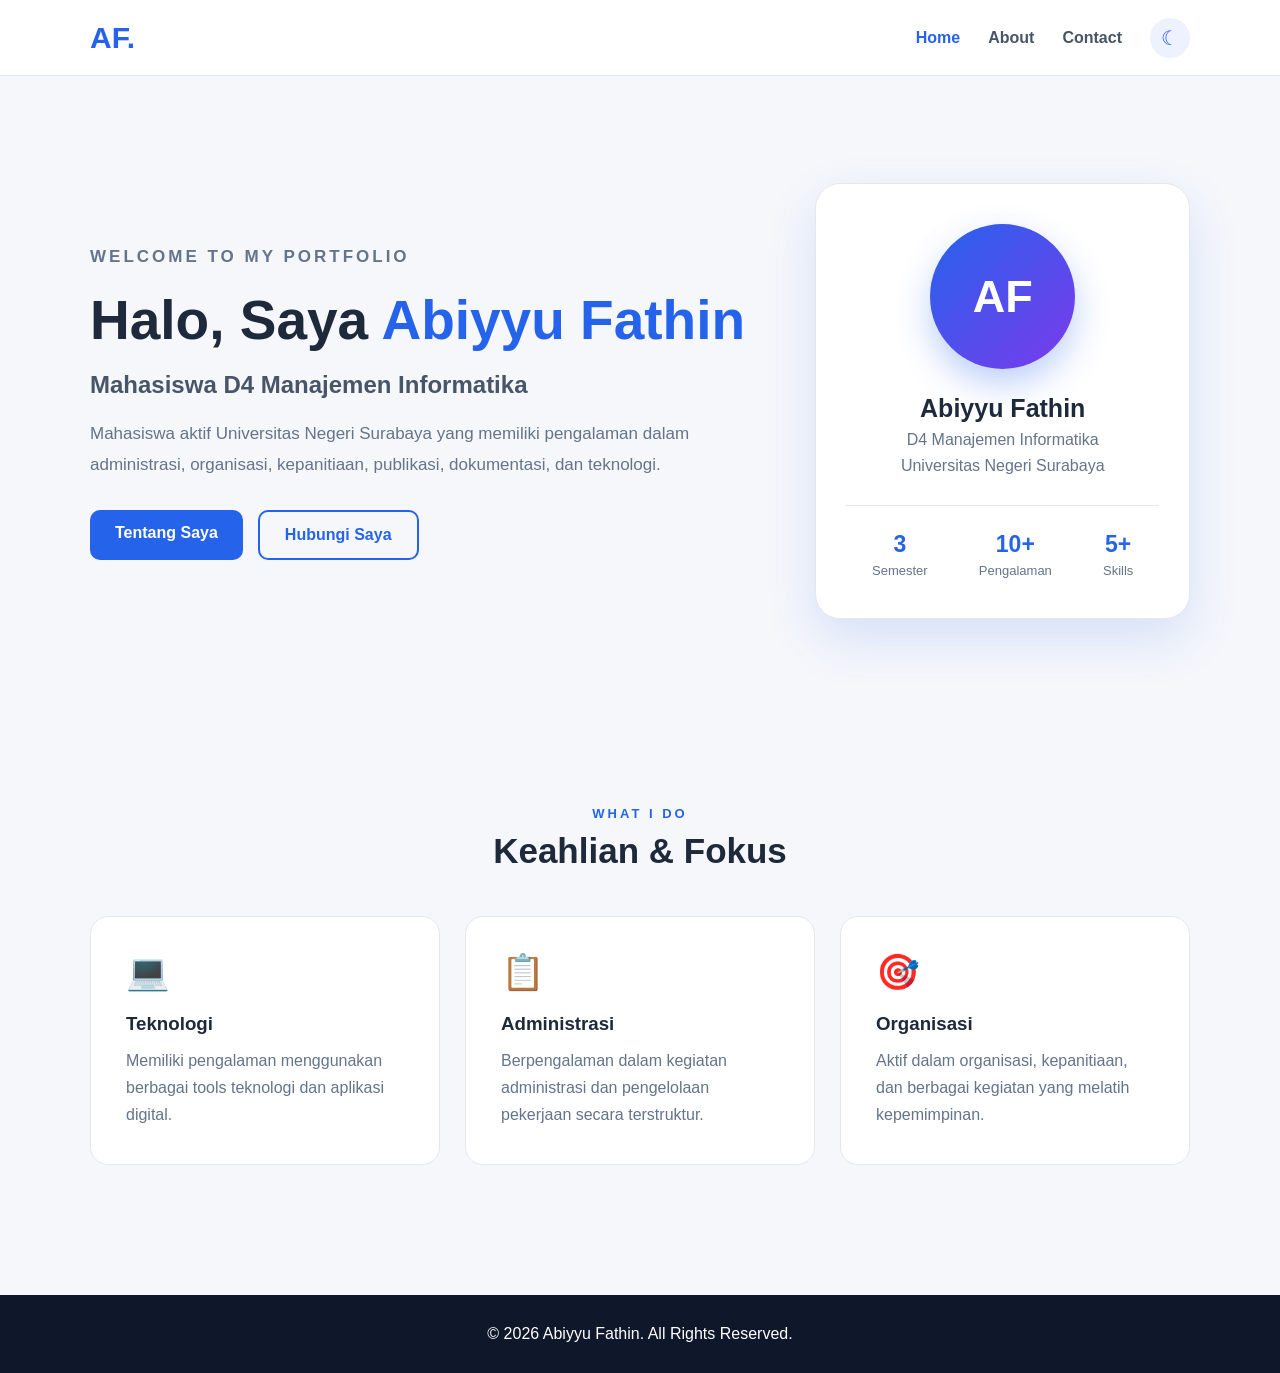
<file: index.html>
<!DOCTYPE html>
<html lang="id">
<head>
    <meta charset="UTF-8">
    <meta name="viewport" content="width=device-width, initial-scale=1.0">
    <title>Abiyyu Fathin | Portfolio</title>
    <link rel="stylesheet" href="style.css">
</head>

<body>

    <header>
        <nav class="navbar">
            <div class="logo">AF.</div>

            <div class="nav-menu">
                <a href="index.html" class="active">Home</a>
                <a href="about.html">About</a>
                <a href="contact.html">Contact</a>
                <button onclick="toggleDarkMode()" class="dark-btn">☾</button>
            </div>
        </nav>
    </header>

    <main>

        <section class="hero">

            <div class="hero-text">
                <p class="small-title">WELCOME TO MY PORTFOLIO</p>

                <h1>
                    Halo, Saya <span>Abiyyu Fathin</span>
                </h1>

                <h2>Mahasiswa D4 Manajemen Informatika</h2>

                <p>
                    Mahasiswa aktif Universitas Negeri Surabaya yang memiliki
                    pengalaman dalam administrasi, organisasi, kepanitiaan,
                    publikasi, dokumentasi, dan teknologi.
                </p>

                <div class="hero-button">
                    <a href="about.html" class="btn-primary">Tentang Saya</a>
                    <a href="contact.html" class="btn-secondary">Hubungi Saya</a>
                </div>
            </div>

            <div class="hero-card">

                <div class="profile-circle">
                    AF
                </div>

                <h3>Abiyyu Fathin</h3>
                <p>D4 Manajemen Informatika</p>
                <p>Universitas Negeri Surabaya</p>

                <div class="mini-info">
                    <div>
                        <strong>3</strong>
                        <span>Semester</span>
                    </div>

                    <div>
                        <strong>10+</strong>
                        <span>Pengalaman</span>
                    </div>

                    <div>
                        <strong>5+</strong>
                        <span>Skills</span>
                    </div>
                </div>

            </div>

        </section>

        <section class="quick-section">

            <div class="section-title">
                <p>WHAT I DO</p>
                <h2>Keahlian & Fokus</h2>
            </div>

            <div class="quick-grid">

                <div class="quick-card">
                    <div class="icon">💻</div>
                    <h3>Teknologi</h3>
                    <p>
                        Memiliki pengalaman menggunakan berbagai tools
                        teknologi dan aplikasi digital.
                    </p>
                </div>

                <div class="quick-card">
                    <div class="icon">📋</div>
                    <h3>Administrasi</h3>
                    <p>
                        Berpengalaman dalam kegiatan administrasi dan
                        pengelolaan pekerjaan secara terstruktur.
                    </p>
                </div>

                <div class="quick-card">
                    <div class="icon">🎯</div>
                    <h3>Organisasi</h3>
                    <p>
                        Aktif dalam organisasi, kepanitiaan, dan berbagai
                        kegiatan yang melatih kepemimpinan.
                    </p>
                </div>

            </div>

        </section>

    </main>

    <footer>
        <p>© 2026 Abiyyu Fathin. All Rights Reserved.</p>
    </footer>

    <script src="script.js"></script>

</body>
</html>
</file>
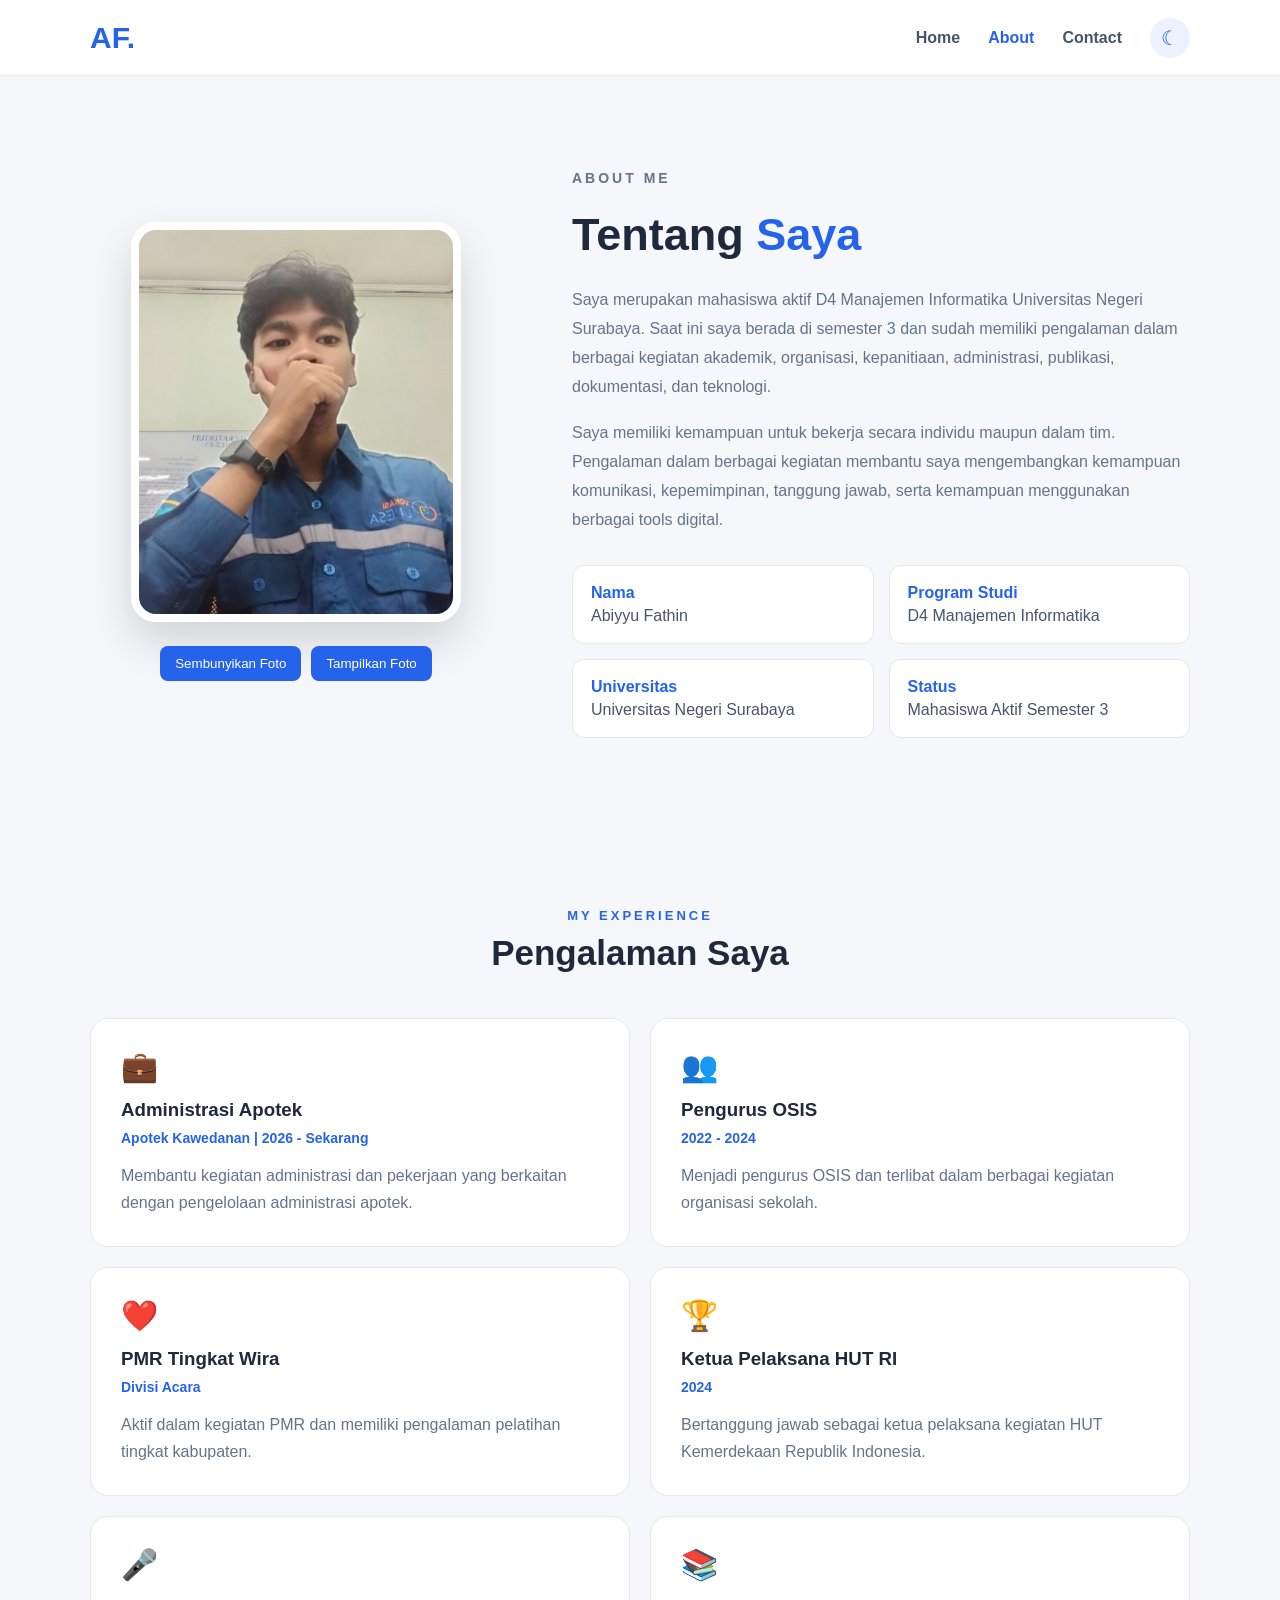
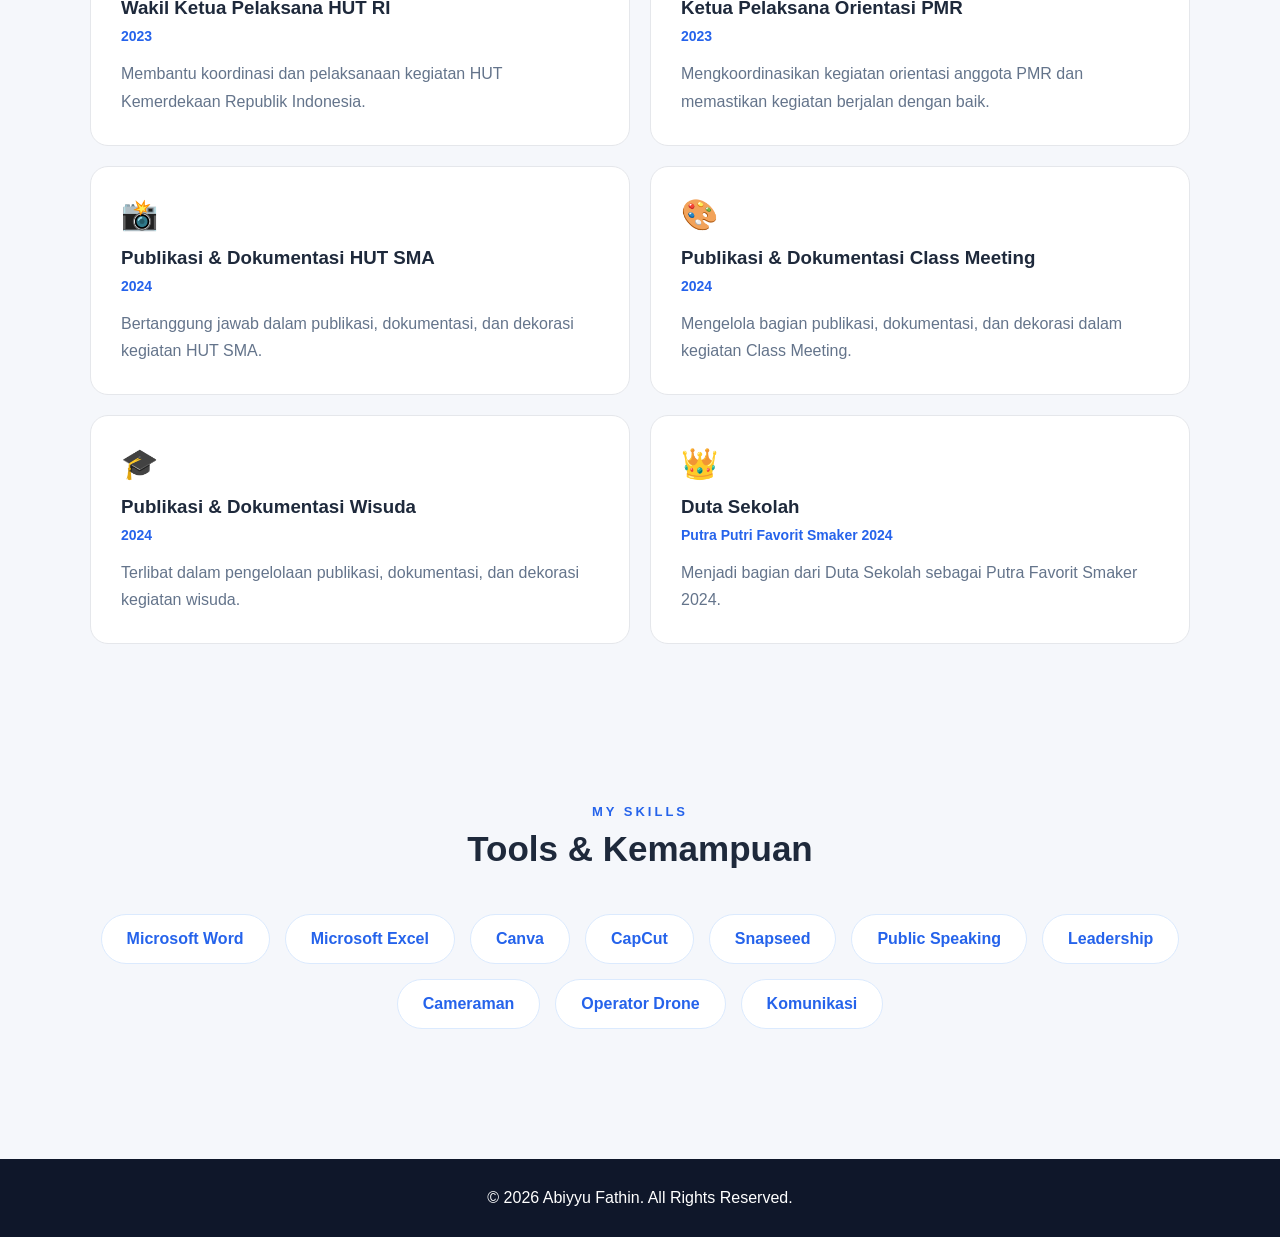
<file: about.html>
<!DOCTYPE html>
<html lang="id">
<head>
    <meta charset="UTF-8">
    <meta name="viewport" content="width=device-width, initial-scale=1.0">
    <title>About | Abiyyu Fathin</title>
    <link rel="stylesheet" href="style.css">
</head>

<body>

    <header>
        <nav class="navbar">
            <div class="logo">AF.</div>

            <div class="nav-menu">
                <a href="index.html">Home</a>
                <a href="about.html" class="active">About</a>
                <a href="contact.html">Contact</a>
                <button onclick="toggleDarkMode()" class="dark-btn">☾</button>
            </div>
        </nav>
    </header>

    <main>

        <section class="about-hero">

            <div class="about-photo">

                <img src="foto-profil.jpg" alt="Foto Abiyyu Fathin" id="fotoSaya">

                <div class="photo-buttons">
                    <button onclick="sembunyikanFoto()">Sembunyikan Foto</button>
                    <button onclick="tampilkanFoto()">Tampilkan Foto</button>
                </div>

            </div>

            <div class="about-text">

                <p class="small-title">ABOUT ME</p>

                <h1>Tentang <span>Saya</span></h1>

                <p>
                    Saya merupakan mahasiswa aktif D4 Manajemen Informatika
                    Universitas Negeri Surabaya. Saat ini saya berada di
                    semester 3 dan sudah memiliki pengalaman dalam berbagai
                    kegiatan akademik, organisasi, kepanitiaan, administrasi,
                    publikasi, dokumentasi, dan teknologi.
                </p>

                <p>
                    Saya memiliki kemampuan untuk bekerja secara individu
                    maupun dalam tim. Pengalaman dalam berbagai kegiatan
                    membantu saya mengembangkan kemampuan komunikasi,
                    kepemimpinan, tanggung jawab, serta kemampuan menggunakan
                    berbagai tools digital.
                </p>

                <div class="about-info">

                    <div>
                        <strong>Nama</strong>
                        <span>Abiyyu Fathin</span>
                    </div>

                    <div>
                        <strong>Program Studi</strong>
                        <span>D4 Manajemen Informatika</span>
                    </div>

                    <div>
                        <strong>Universitas</strong>
                        <span>Universitas Negeri Surabaya</span>
                    </div>

                    <div>
                        <strong>Status</strong>
                        <span>Mahasiswa Aktif Semester 3</span>
                    </div>

                </div>

            </div>

        </section>


        <section class="experience-section">

            <div class="section-title">
                <p>MY EXPERIENCE</p>
                <h2>Pengalaman Saya</h2>
            </div>

            <div class="experience-grid">

                <div class="experience-card">
                    <div class="experience-icon">💼</div>
                    <h3>Administrasi Apotek</h3>
                    <span>Apotek Kawedanan | 2026 - Sekarang</span>
                    <p>
                        Membantu kegiatan administrasi dan pekerjaan yang
                        berkaitan dengan pengelolaan administrasi apotek.
                    </p>
                </div>

                <div class="experience-card">
                    <div class="experience-icon">👥</div>
                    <h3>Pengurus OSIS</h3>
                    <span>2022 - 2024</span>
                    <p>
                        Menjadi pengurus OSIS dan terlibat dalam berbagai
                        kegiatan organisasi sekolah.
                    </p>
                </div>

                <div class="experience-card">
                    <div class="experience-icon">❤️</div>
                    <h3>PMR Tingkat Wira</h3>
                    <span>Divisi Acara</span>
                    <p>
                        Aktif dalam kegiatan PMR dan memiliki pengalaman
                        pelatihan tingkat kabupaten.
                    </p>
                </div>

                <div class="experience-card">
                    <div class="experience-icon">🏆</div>
                    <h3>Ketua Pelaksana HUT RI</h3>
                    <span>2024</span>
                    <p>
                        Bertanggung jawab sebagai ketua pelaksana kegiatan
                        HUT Kemerdekaan Republik Indonesia.
                    </p>
                </div>

                <div class="experience-card">
                    <div class="experience-icon">🎤</div>
                    <h3>Wakil Ketua Pelaksana HUT RI</h3>
                    <span>2023</span>
                    <p>
                        Membantu koordinasi dan pelaksanaan kegiatan HUT
                        Kemerdekaan Republik Indonesia.
                    </p>
                </div>

                <div class="experience-card">
                    <div class="experience-icon">📚</div>
                    <h3>Ketua Pelaksana Orientasi PMR</h3>
                    <span>2023</span>
                    <p>
                        Mengkoordinasikan kegiatan orientasi anggota PMR
                        dan memastikan kegiatan berjalan dengan baik.
                    </p>
                </div>

                <div class="experience-card">
                    <div class="experience-icon">📸</div>
                    <h3>Publikasi & Dokumentasi HUT SMA</h3>
                    <span>2024</span>
                    <p>
                        Bertanggung jawab dalam publikasi, dokumentasi,
                        dan dekorasi kegiatan HUT SMA.
                    </p>
                </div>

                <div class="experience-card">
                    <div class="experience-icon">🎨</div>
                    <h3>Publikasi & Dokumentasi Class Meeting</h3>
                    <span>2024</span>
                    <p>
                        Mengelola bagian publikasi, dokumentasi, dan dekorasi
                        dalam kegiatan Class Meeting.
                    </p>
                </div>

                <div class="experience-card">
                    <div class="experience-icon">🎓</div>
                    <h3>Publikasi & Dokumentasi Wisuda</h3>
                    <span>2024</span>
                    <p>
                        Terlibat dalam pengelolaan publikasi, dokumentasi,
                        dan dekorasi kegiatan wisuda.
                    </p>
                </div>

                <div class="experience-card">
                    <div class="experience-icon">👑</div>
                    <h3>Duta Sekolah</h3>
                    <span>Putra Putri Favorit Smaker 2024</span>
                    <p>
                        Menjadi bagian dari Duta Sekolah sebagai Putra
                        Favorit Smaker 2024.
                    </p>
                </div>

            </div>

        </section>


        <section class="skills-section">

            <div class="section-title">
                <p>MY SKILLS</p>
                <h2>Tools & Kemampuan</h2>
            </div>

            <div class="skills-container">

                <div class="skill-box">
                    <span>Microsoft Word</span>
                </div>

                <div class="skill-box">
                    <span>Microsoft Excel</span>
                </div>

                <div class="skill-box">
                    <span>Canva</span>
                </div>

                <div class="skill-box">
                    <span>CapCut</span>
                </div>

                <div class="skill-box">
                    <span>Snapseed</span>
                </div>

                <div class="skill-box">
                    <span>Public Speaking</span>
                </div>

                <div class="skill-box">
                    <span>Leadership</span>
                </div>

                <div class="skill-box">
                    <span>Cameraman</span>
                </div>

                <div class="skill-box">
                    <span>Operator Drone</span>
                </div>

                <div class="skill-box">
                    <span>Komunikasi</span>
                </div>

            </div>

        </section>

    </main>

    <footer>
        <p>© 2026 Abiyyu Fathin. All Rights Reserved.</p>
    </footer>

    <script src="script.js"></script>

</body>
</html>
</file>
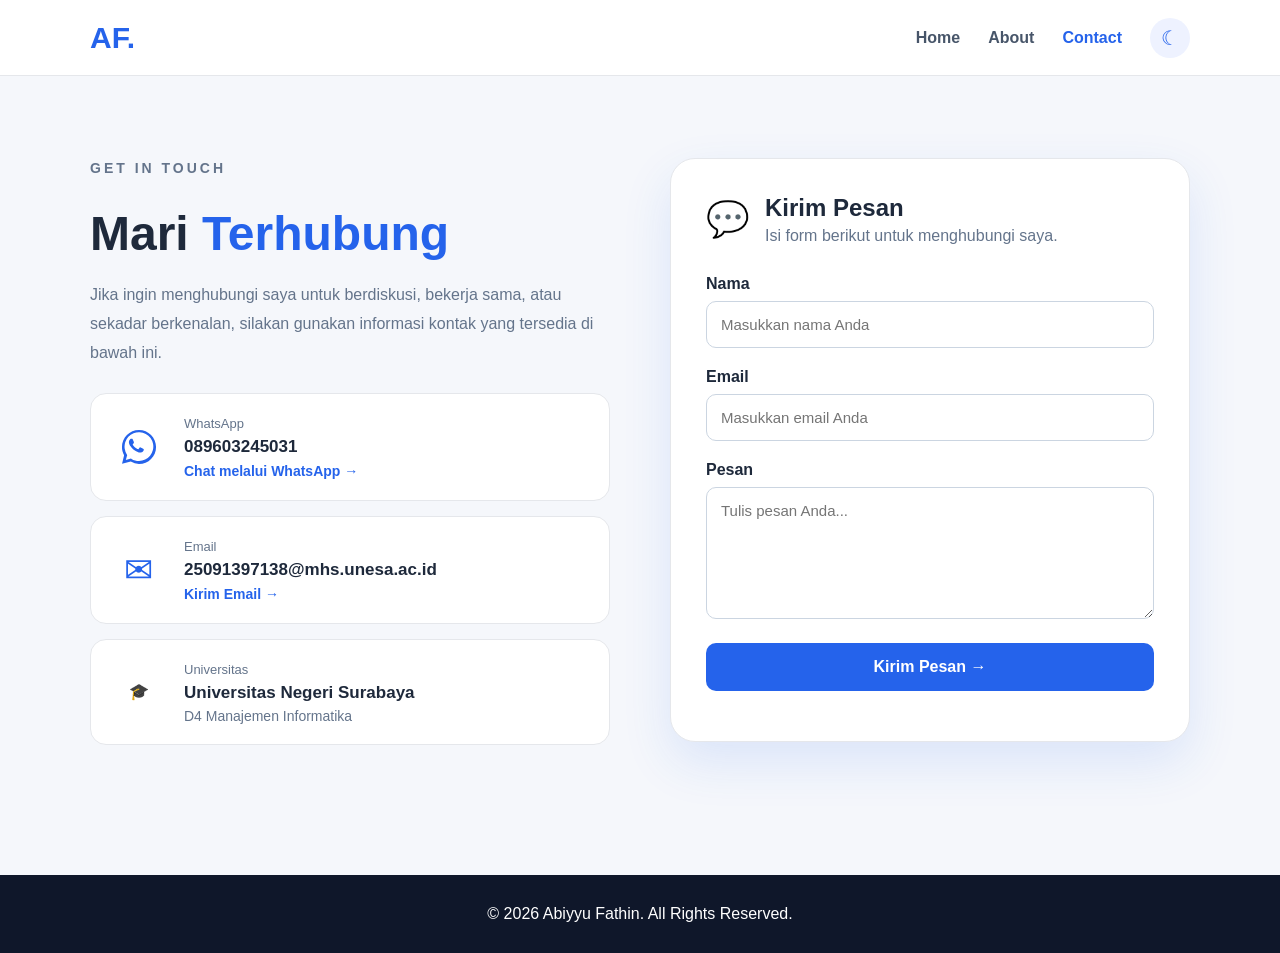
<file: contact.html>
<!DOCTYPE html>
<html lang="id">
<head>
    <meta charset="UTF-8">
    <meta name="viewport" content="width=device-width, initial-scale=1.0">
    <title>Contact | Abiyyu Fathin</title>
    <link rel="stylesheet" href="style.css">
</head>

<body>

    <header>
        <nav class="navbar">
            <div class="logo">AF.</div>

            <div class="nav-menu">
                <a href="index.html">Home</a>
                <a href="about.html">About</a>
                <a href="contact.html" class="active">Contact</a>
                <button onclick="toggleDarkMode()" class="dark-btn">☾</button>
            </div>
        </nav>
    </header>

    <main>

        <section class="contact-section">

            <div class="contact-intro">

                <p class="small-title">GET IN TOUCH</p>

                <h1>Mari <span>Terhubung</span></h1>

                <p>
                    Jika ingin menghubungi saya untuk berdiskusi, bekerja sama,
                    atau sekadar berkenalan, silakan gunakan informasi kontak
                    yang tersedia di bawah ini.
                </p>

                <div class="contact-card">

                    <div class="contact-icon">
                        <svg viewBox="0 0 32 32" xmlns="http://www.w3.org/2000/svg">
                            <path d="M19.11 17.19c-.28-.14-1.65-.81-1.91-.9-.26-.1-.45-.14-.64.14-.19.28-.73.9-.9 1.09-.16.19-.33.21-.61.07-.28-.14-1.17-.43-2.23-1.38-.82-.73-1.38-1.63-1.54-1.91-.16-.28-.02-.43.12-.57.13-.13.28-.33.42-.49.14-.16.19-.28.28-.47.09-.19.05-.35-.02-.49-.07-.14-.64-1.54-.87-2.11-.23-.55-.46-.48-.64-.49h-.54c-.19 0-.49.07-.75.35-.26.28-.98.96-.98 2.35s1 2.73 1.14 2.92c.14.19 1.97 3.01 4.77 4.22.67.29 1.19.46 1.59.59.67.21 1.28.18 1.76.11.54-.08 1.65-.67 1.88-1.32.23-.65.23-1.2.16-1.32-.07-.12-.26-.19-.54-.33z"/>
                            <path d="M16.01 3C8.83 3 3 8.83 3 16c0 2.29.6 4.44 1.66 6.3L3.08 28.8l6.67-1.75A12.93 12.93 0 0 0 16.01 29C23.18 29 29 23.17 29 16S23.18 3 16.01 3zm0 23.65c-2.01 0-3.97-.54-5.69-1.56l-.41-.24-3.96 1.04 1.06-3.86-.27-.4A10.96 10.96 0 1 1 16.01 26.65z"/>
                        </svg>
                    </div>

                    <div>
                        <span>WhatsApp</span>
                        <h3>089603245031</h3>
                        <a href="https://wa.me/6289603245031" target="_blank">
                            Chat melalui WhatsApp →
                        </a>
                    </div>

                </div>


                <div class="contact-card">

                    <div class="contact-icon email-icon">
                        ✉
                    </div>

                    <div>
                        <span>Email</span>
                        <h3>25091397138@mhs.unesa.ac.id</h3>
                        <a href="mailto:25091397138@mhs.unesa.ac.id">
                            Kirim Email →
                        </a>
                    </div>

                </div>


                <div class="contact-card">

                    <div class="contact-icon">
                        🎓
                    </div>

                    <div>
                        <span>Universitas</span>
                        <h3>Universitas Negeri Surabaya</h3>
                        <p>D4 Manajemen Informatika</p>
                    </div>

                </div>

            </div>


            <div class="contact-form-box">

                <div class="form-header">
                    <span>💬</span>
                    <div>
                        <h2>Kirim Pesan</h2>
                        <p>Isi form berikut untuk menghubungi saya.</p>
                    </div>
                </div>

                <form onsubmit="kirimPesan(event)">

                    <div class="input-group">
                        <label>Nama</label>
                        <input type="text" id="nama" placeholder="Masukkan nama Anda">
                    </div>

                    <div class="input-group">
                        <label>Email</label>
                        <input type="email" id="email" placeholder="Masukkan email Anda">
                    </div>

                    <div class="input-group">
                        <label>Pesan</label>
                        <textarea id="pesan" rows="6" placeholder="Tulis pesan Anda..."></textarea>
                    </div>

                    <button type="submit" class="send-btn">
                        Kirim Pesan →
                    </button>

                    <p id="hasilPesan"></p>

                </form>

            </div>

        </section>

    </main>

    <footer>
        <p>© 2026 Abiyyu Fathin. All Rights Reserved.</p>
    </footer>

    <script src="script.js"></script>

</body>
</html>
</file>
<file: style.css>
* {
    margin: 0;
    padding: 0;
    box-sizing: border-box;
}

html {
    scroll-behavior: smooth;
}

body {
    font-family: Arial, sans-serif;
    background: #f5f7fb;
    color: #1e293b;
    transition: 0.3s;
}

header {
    width: 100%;
    position: sticky;
    top: 0;
    z-index: 1000;
    background: rgba(255, 255, 255, 0.92);
    backdrop-filter: blur(12px);
    border-bottom: 1px solid #e5e7eb;
}

.navbar {
    max-width: 1150px;
    margin: auto;
    height: 75px;
    display: flex;
    justify-content: space-between;
    align-items: center;
    padding: 0 25px;
}

.logo {
    font-size: 30px;
    font-weight: bold;
    color: #2563eb;
}

.nav-menu {
    display: flex;
    align-items: center;
    gap: 28px;
}

.nav-menu a {
    text-decoration: none;
    color: #475569;
    font-weight: bold;
    transition: 0.3s;
}

.nav-menu a:hover,
.nav-menu a.active {
    color: #2563eb;
}

.dark-btn {
    border: none;
    background: #eef2ff;
    color: #2563eb;
    width: 40px;
    height: 40px;
    border-radius: 50%;
    cursor: pointer;
    font-size: 20px;
}

.hero {
    max-width: 1150px;
    min-height: 650px;
    margin: auto;
    padding: 80px 25px;
    display: grid;
    grid-template-columns: 1.4fr 0.8fr;
    gap: 70px;
    align-items: center;
}

.small-title {
    color: #2563eb;
    font-size: 14px;
    font-weight: bold;
    letter-spacing: 3px;
    margin-bottom: 18px;
}

.hero-text h1 {
    font-size: 55px;
    line-height: 1.1;
    margin-bottom: 20px;
}

.hero-text h1 span,
.about-text h1 span,
.contact-intro h1 span {
    color: #2563eb;
}

.hero-text h2 {
    font-size: 24px;
    margin-bottom: 20px;
    color: #475569;
}

.hero-text > p {
    max-width: 650px;
    line-height: 1.8;
    color: #64748b;
    font-size: 17px;
}

.hero-button {
    display: flex;
    gap: 15px;
    margin-top: 30px;
}

.btn-primary,
.btn-secondary {
    padding: 14px 25px;
    border-radius: 10px;
    text-decoration: none;
    font-weight: bold;
    transition: 0.3s;
}

.btn-primary {
    background: #2563eb;
    color: white;
}

.btn-primary:hover {
    background: #1d4ed8;
    transform: translateY(-3px);
}

.btn-secondary {
    border: 2px solid #2563eb;
    color: #2563eb;
}

.btn-secondary:hover {
    background: #2563eb;
    color: white;
}

.hero-card {
    background: white;
    padding: 40px 30px;
    text-align: center;
    border-radius: 25px;
    box-shadow: 0 20px 50px rgba(37, 99, 235, 0.15);
    border: 1px solid #e5e7eb;
}

.profile-circle {
    width: 145px;
    height: 145px;
    margin: auto;
    border-radius: 50%;
    display: flex;
    justify-content: center;
    align-items: center;
    background: linear-gradient(135deg, #2563eb, #7c3aed);
    color: white;
    font-size: 45px;
    font-weight: bold;
    box-shadow: 0 15px 35px rgba(37, 99, 235, 0.3);
}

.hero-card h3 {
    font-size: 25px;
    margin-top: 25px;
}

.hero-card p {
    color: #64748b;
    margin-top: 8px;
}

.mini-info {
    display: flex;
    justify-content: space-around;
    margin-top: 30px;
    padding-top: 25px;
    border-top: 1px solid #e5e7eb;
}

.mini-info div {
    display: flex;
    flex-direction: column;
    gap: 5px;
}

.mini-info strong {
    font-size: 23px;
    color: #2563eb;
}

.mini-info span {
    color: #64748b;
    font-size: 13px;
}

.quick-section,
.experience-section,
.skills-section {
    max-width: 1150px;
    margin: auto;
    padding: 80px 25px;
}

.section-title {
    text-align: center;
    margin-bottom: 45px;
}

.section-title p {
    color: #2563eb;
    font-size: 13px;
    letter-spacing: 3px;
    font-weight: bold;
    margin-bottom: 10px;
}

.section-title h2 {
    font-size: 35px;
}

.quick-grid {
    display: grid;
    grid-template-columns: repeat(3, 1fr);
    gap: 25px;
}

.quick-card {
    background: white;
    padding: 35px;
    border-radius: 18px;
    border: 1px solid #e5e7eb;
    transition: 0.3s;
}

.quick-card:hover {
    transform: translateY(-8px);
    box-shadow: 0 15px 35px rgba(0, 0, 0, 0.08);
}

.icon {
    font-size: 35px;
    margin-bottom: 20px;
}

.quick-card h3 {
    margin-bottom: 12px;
}

.quick-card p {
    color: #64748b;
    line-height: 1.7;
}

footer {
    text-align: center;
    padding: 30px;
    background: #0f172a;
    color: white;
    margin-top: 50px;
}


/* ABOUT */

.about-hero {
    max-width: 1150px;
    margin: auto;
    padding: 90px 25px;
    display: grid;
    grid-template-columns: 0.8fr 1.2fr;
    gap: 70px;
    align-items: center;
}

.about-photo {
    text-align: center;
}

.about-photo img {
    width: 330px;
    height: 400px;
    object-fit: cover;
    border-radius: 25px;
    box-shadow: 0 20px 45px rgba(0, 0, 0, 0.15);
    border: 8px solid white;
}

.photo-buttons {
    display: flex;
    justify-content: center;
    gap: 10px;
    margin-top: 20px;
}

.photo-buttons button {
    border: none;
    padding: 10px 15px;
    border-radius: 8px;
    background: #2563eb;
    color: white;
    cursor: pointer;
}

.about-text h1 {
    font-size: 45px;
    margin-bottom: 25px;
}

.about-text > p {
    color: #64748b;
    line-height: 1.8;
    margin-bottom: 18px;
}

.about-info {
    margin-top: 30px;
    display: grid;
    grid-template-columns: 1fr 1fr;
    gap: 15px;
}

.about-info div {
    background: white;
    padding: 18px;
    border-radius: 12px;
    border: 1px solid #e5e7eb;
}

.about-info strong,
.about-info span {
    display: block;
}

.about-info strong {
    color: #2563eb;
    margin-bottom: 5px;
}

.about-info span {
    color: #475569;
}

.experience-grid {
    display: grid;
    grid-template-columns: repeat(2, 1fr);
    gap: 20px;
}

.experience-card {
    background: white;
    padding: 30px;
    border-radius: 18px;
    border: 1px solid #e5e7eb;
    transition: 0.3s;
}

.experience-card:hover {
    transform: translateY(-6px);
    box-shadow: 0 15px 35px rgba(37, 99, 235, 0.1);
    border-color: #2563eb;
}

.experience-icon {
    font-size: 30px;
    margin-bottom: 15px;
}

.experience-card h3 {
    margin-bottom: 8px;
}

.experience-card span {
    color: #2563eb;
    font-size: 14px;
    font-weight: bold;
}

.experience-card p {
    color: #64748b;
    line-height: 1.7;
    margin-top: 15px;
}

.skills-container {
    display: flex;
    flex-wrap: wrap;
    justify-content: center;
    gap: 15px;
}

.skill-box {
    background: white;
    border: 1px solid #dbeafe;
    padding: 15px 25px;
    border-radius: 50px;
    color: #2563eb;
    font-weight: bold;
    transition: 0.3s;
}

.skill-box:hover {
    background: #2563eb;
    color: white;
    transform: translateY(-4px);
}


/* CONTACT */

.contact-section {
    max-width: 1150px;
    margin: auto;
    min-height: 700px;
    padding: 80px 25px;
    display: grid;
    grid-template-columns: 1fr 1fr;
    gap: 60px;
    align-items: center;
}

.contact-intro h1 {
    font-size: 48px;
    margin-bottom: 20px;
}

.contact-intro > p {
    color: #64748b;
    line-height: 1.8;
    margin-bottom: 25px;
}

.contact-card {
    display: flex;
    align-items: center;
    gap: 18px;
    background: white;
    padding: 20px;
    border-radius: 16px;
    margin-top: 15px;
    border: 1px solid #e5e7eb;
    transition: 0.3s;
}

.contact-card:hover {
    transform: translateX(5px);
    border-color: #2563eb;
}

.contact-icon {
    min-width: 55px;
    height: 55px;
    display: flex;
    align-items: center;
    justify-content: center;
    color: #2563eb;
}

.contact-icon svg {
    width: 42px;
    height: 42px;
    fill: currentColor;
}

.email-icon {
    font-size: 35px;
}

.contact-card span {
    color: #64748b;
    font-size: 13px;
}

.contact-card h3 {
    margin: 5px 0;
    font-size: 17px;
}

.contact-card p {
    color: #64748b;
    font-size: 14px;
}

.contact-card a {
    text-decoration: none;
    color: #2563eb;
    font-size: 14px;
    font-weight: bold;
}

.contact-form-box {
    background: white;
    padding: 35px;
    border-radius: 25px;
    box-shadow: 0 20px 50px rgba(37, 99, 235, 0.12);
    border: 1px solid #e5e7eb;
}

.form-header {
    display: flex;
    gap: 15px;
    align-items: center;
    margin-bottom: 30px;
}

.form-header > span {
    font-size: 35px;
}

.form-header h2 {
    margin-bottom: 5px;
}

.form-header p {
    color: #64748b;
}

.input-group {
    margin-bottom: 20px;
}

.input-group label {
    display: block;
    font-weight: bold;
    margin-bottom: 8px;
}

.input-group input,
.input-group textarea {
    width: 100%;
    padding: 14px;
    border: 1px solid #cbd5e1;
    border-radius: 10px;
    font-family: Arial, sans-serif;
    font-size: 15px;
    outline: none;
    transition: 0.3s;
}

.input-group input:focus,
.input-group textarea:focus {
    border-color: #2563eb;
    box-shadow: 0 0 0 3px rgba(37, 99, 235, 0.1);
}

.send-btn {
    width: 100%;
    padding: 15px;
    border: none;
    border-radius: 10px;
    background: #2563eb;
    color: white;
    font-size: 16px;
    font-weight: bold;
    cursor: pointer;
    transition: 0.3s;
}

.send-btn:hover {
    background: #1d4ed8;
    transform: translateY(-2px);
}

#hasilPesan {
    text-align: center;
    margin-top: 15px;
    font-weight: bold;
}


/* DARK MODE */

body.dark-mode {
    background: #0f172a;
    color: #f8fafc;
}

body.dark-mode header {
    background: rgba(15, 23, 42, 0.92);
    border-color: #334155;
}

body.dark-mode .nav-menu a {
    color: #cbd5e1;
}

body.dark-mode .nav-menu a:hover,
body.dark-mode .nav-menu a.active {
    color: #60a5fa;
}

body.dark-mode .dark-btn {
    background: #1e293b;
    color: #60a5fa;
}

body.dark-mode .hero-text h2 {
    color: #cbd5e1;
}

body.dark-mode .hero-text > p,
body.dark-mode .quick-card p,
body.dark-mode .about-text > p,
body.dark-mode .experience-card p,
body.dark-mode .contact-intro > p {
    color: #94a3b8;
}

body.dark-mode .hero-card,
body.dark-mode .quick-card,
body.dark-mode .about-info div,
body.dark-mode .experience-card,
body.dark-mode .skill-box,
body.dark-mode .contact-card,
body.dark-mode .contact-form-box {
    background: #1e293b;
    border-color: #334155;
    color: #f8fafc;
}

body.dark-mode .mini-info {
    border-color: #334155;
}

body.dark-mode .mini-info span,
body.dark-mode .about-info span,
body.dark-mode .contact-card span,
body.dark-mode .contact-card p,
body.dark-mode .form-header p {
    color: #94a3b8;
}

body.dark-mode .about-photo img {
    border-color: #1e293b;
}

body.dark-mode .input-group input,
body.dark-mode .input-group textarea {
    background: #0f172a;
    color: white;
    border-color: #475569;
}

body.dark-mode .skill-box {
    color: #60a5fa;
}

body.dark-mode .skill-box:hover {
    background: #2563eb;
    color: white;
}


/* RESPONSIVE */

@media (max-width: 800px) {

    .navbar {
        height: auto;
        padding: 20px;
        flex-direction: column;
        gap: 15px;
    }

    .nav-menu {
        gap: 15px;
        flex-wrap: wrap;
        justify-content: center;
    }

    .hero,
    .about-hero,
    .contact-section {
        grid-template-columns: 1fr;
        text-align: center;
    }

    .hero-text h1 {
        font-size: 40px;
    }

    .hero-card {
        max-width: 400px;
        margin: auto;
    }

    .quick-grid {
        grid-template-columns: 1fr;
    }

    .experience-grid {
        grid-template-columns: 1fr;
    }

    .about-info {
        text-align: left;
    }

    .contact-card {
        text-align: left;
    }

    .contact-intro h1 {
        font-size: 40px;
    }
}
</file>
